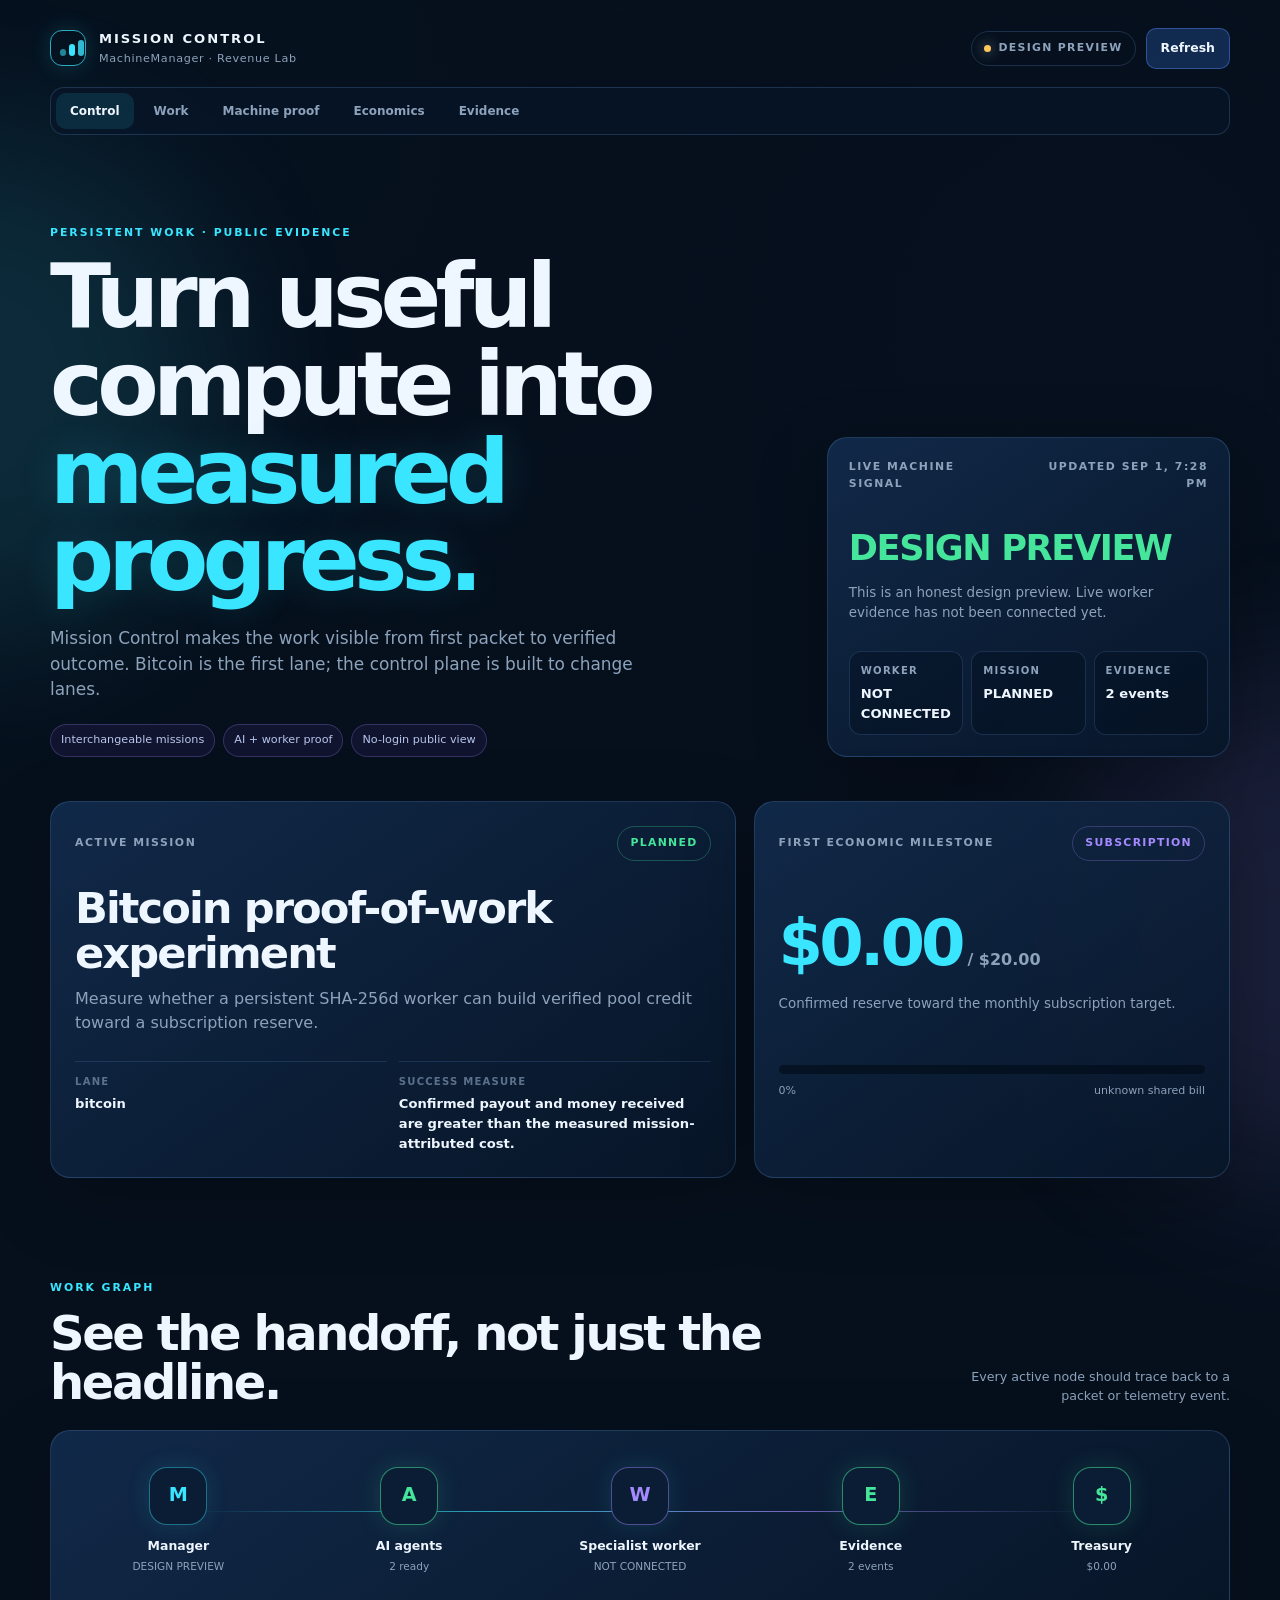
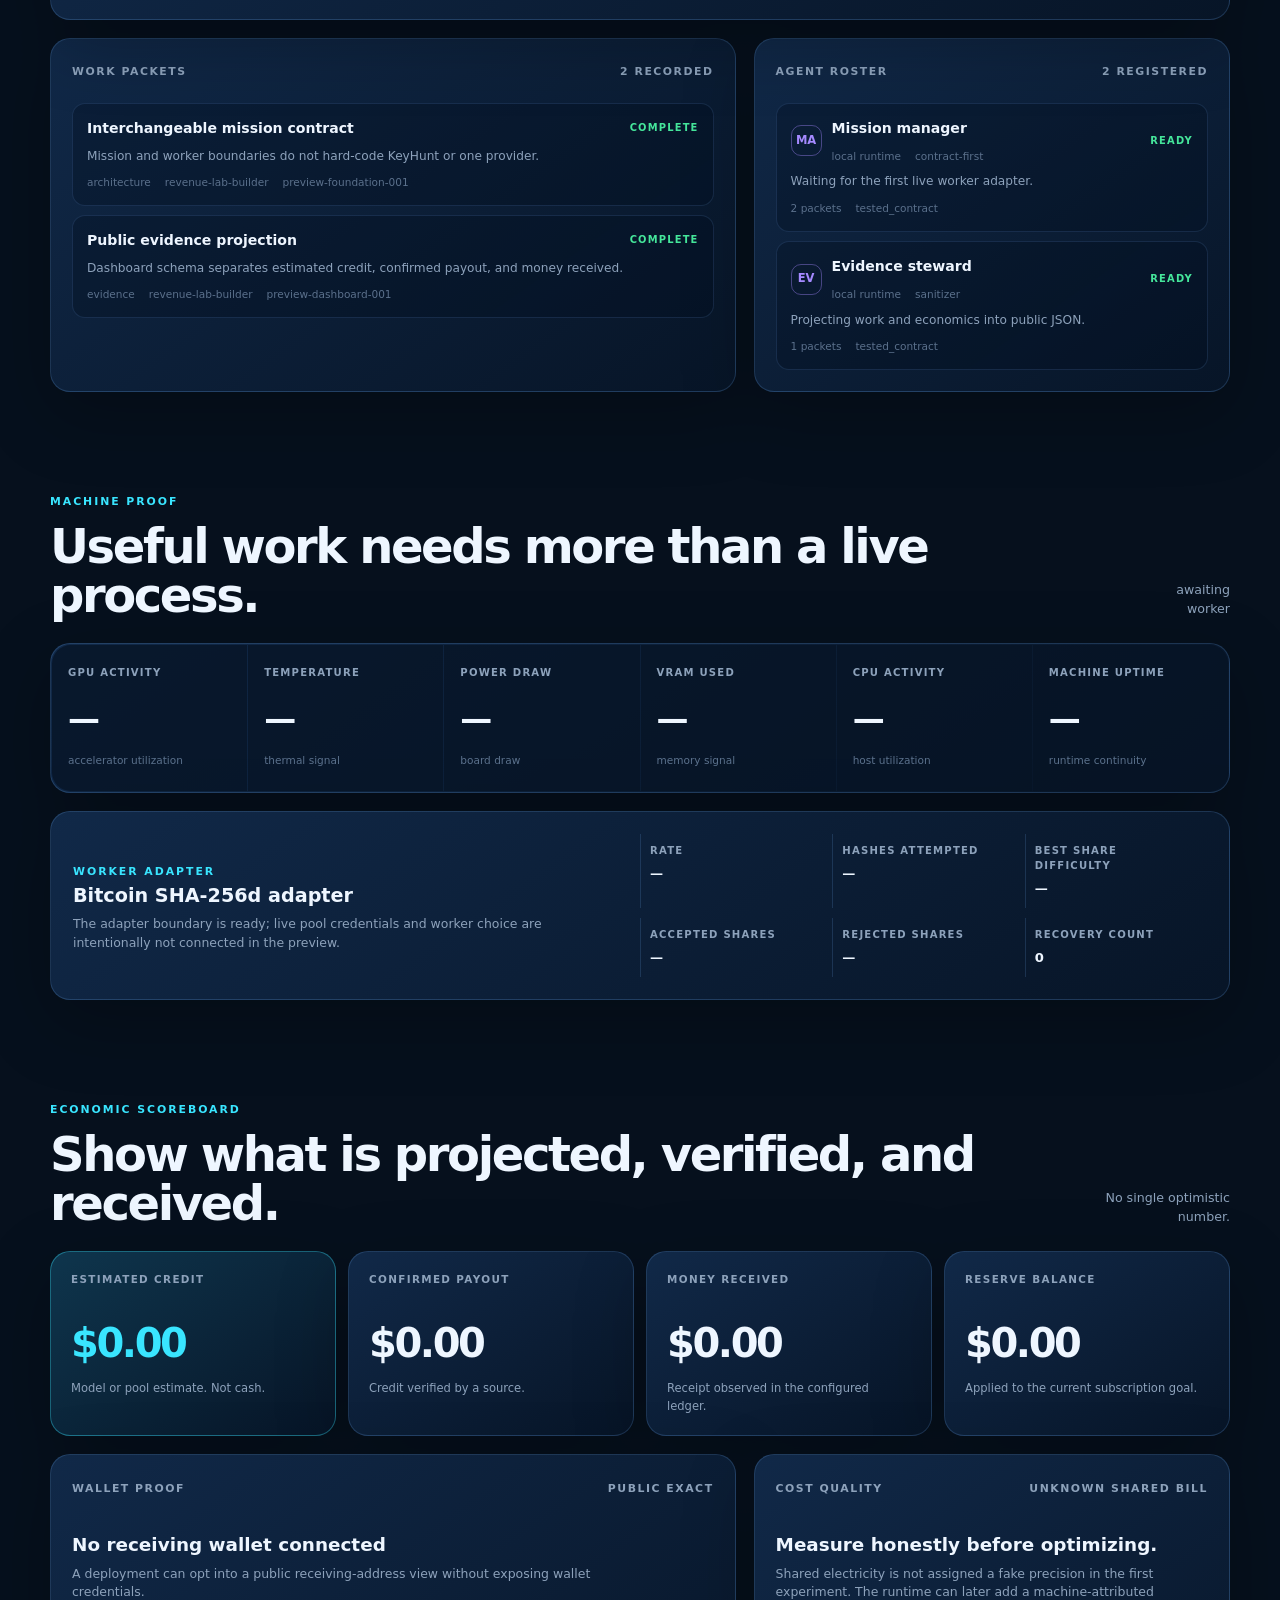
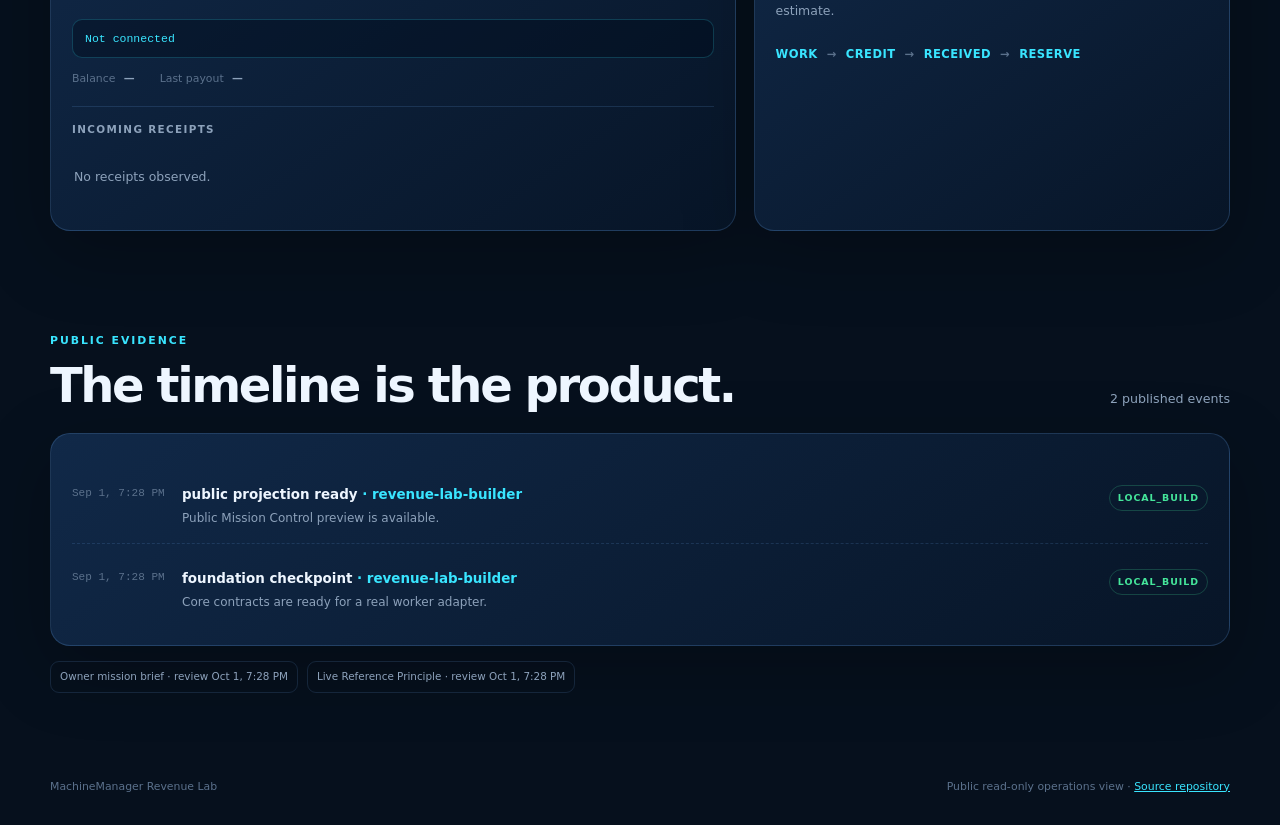
<file: index.html>
<!doctype html>
<html lang="en">
  <head>
    <meta charset="utf-8" />
    <meta name="viewport" content="width=device-width, initial-scale=1" />
    <meta http-equiv="refresh" content="0; url=dashboard/" />
    <link rel="canonical" href="dashboard/" />
    <title>Mission Control · Revenue Lab</title>
  </head>
  <body>
    <p>Opening <a href="dashboard/">Mission Control</a>…</p>
    <script>window.location.replace("dashboard/");</script>
  </body>
</html>
</file>
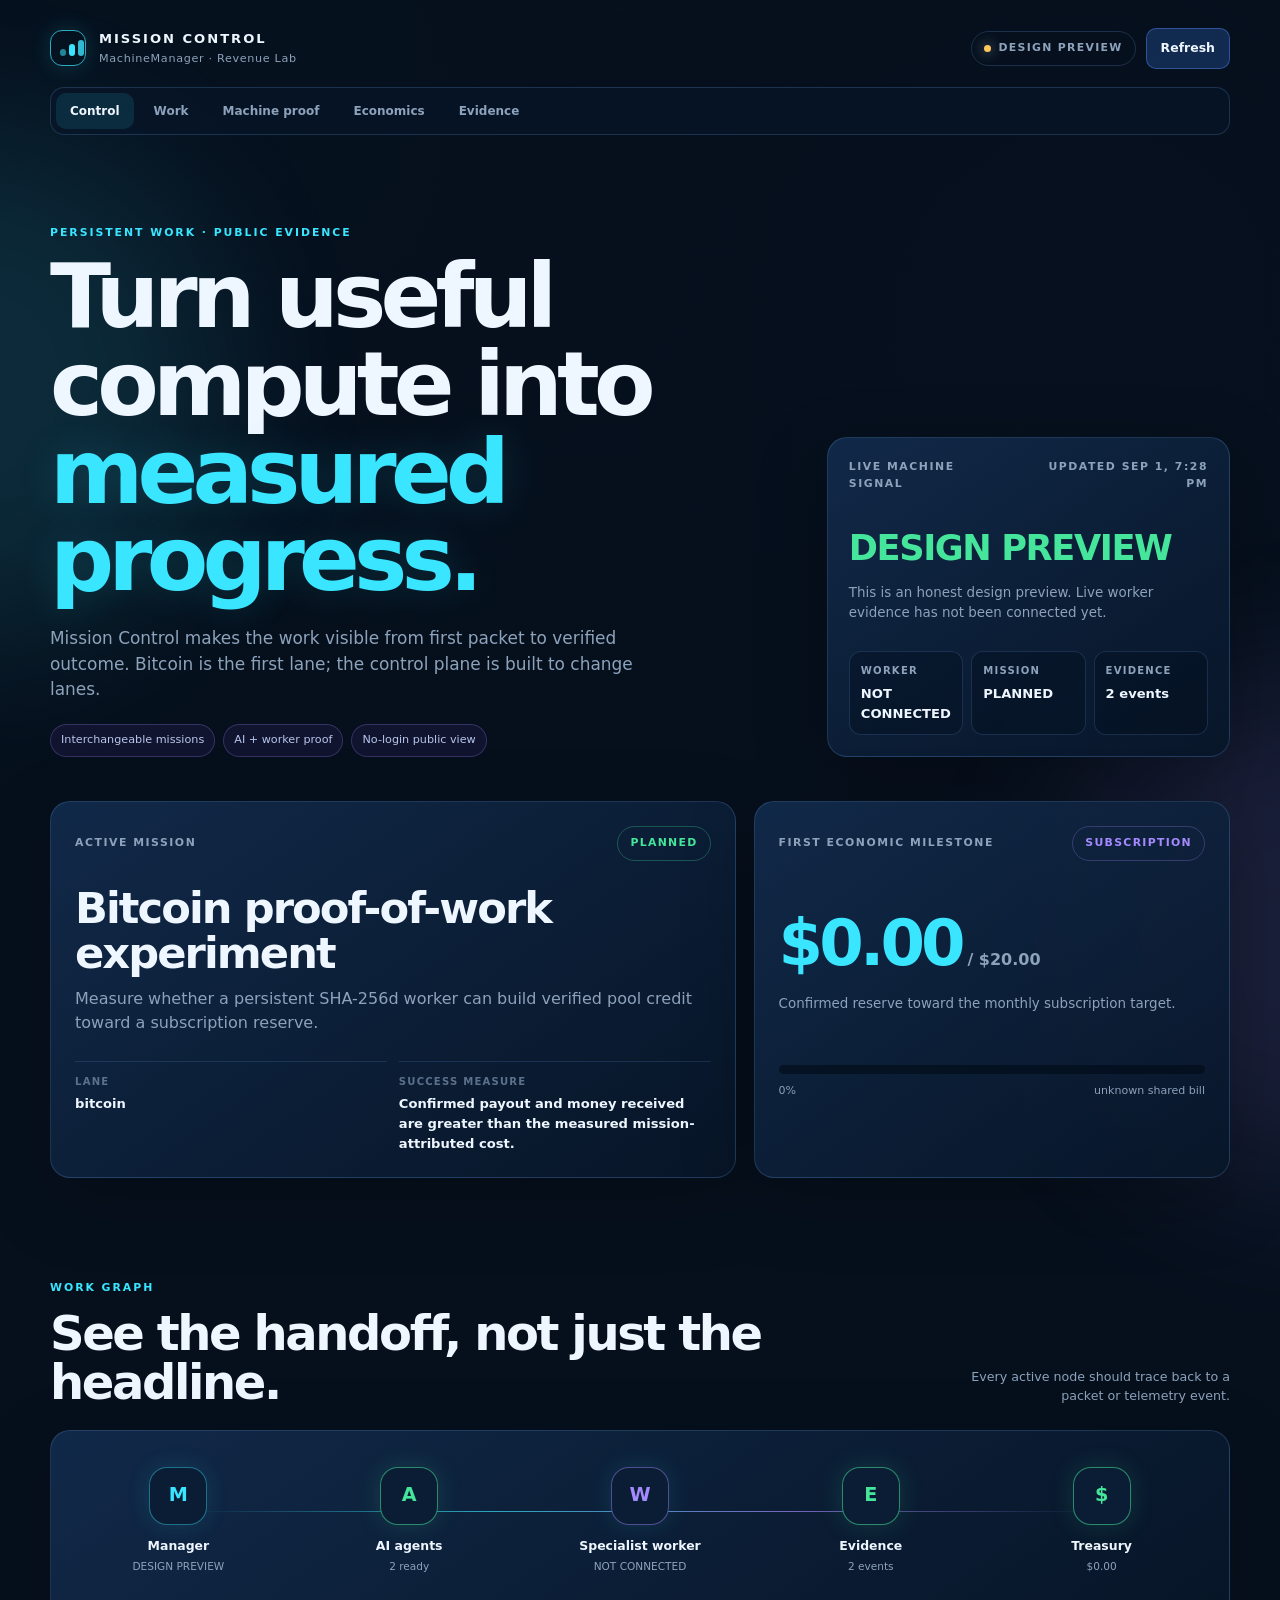
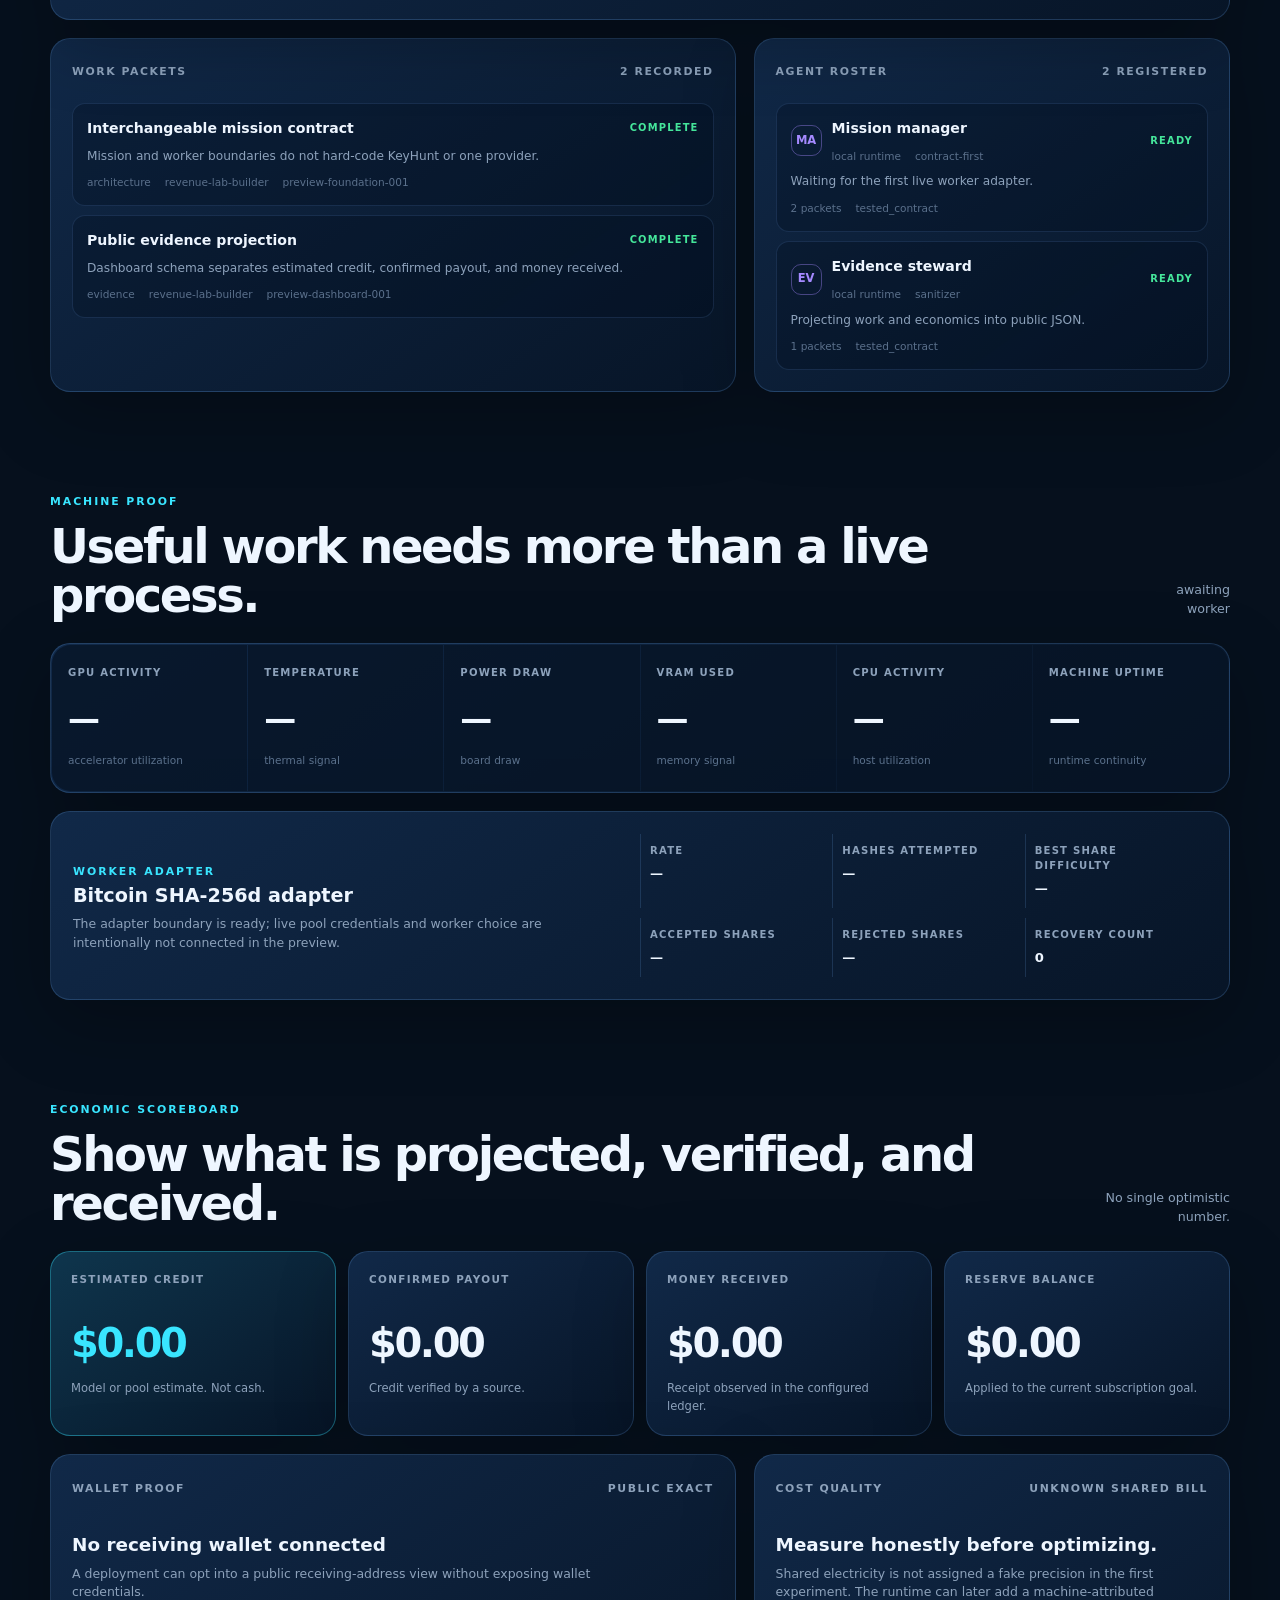
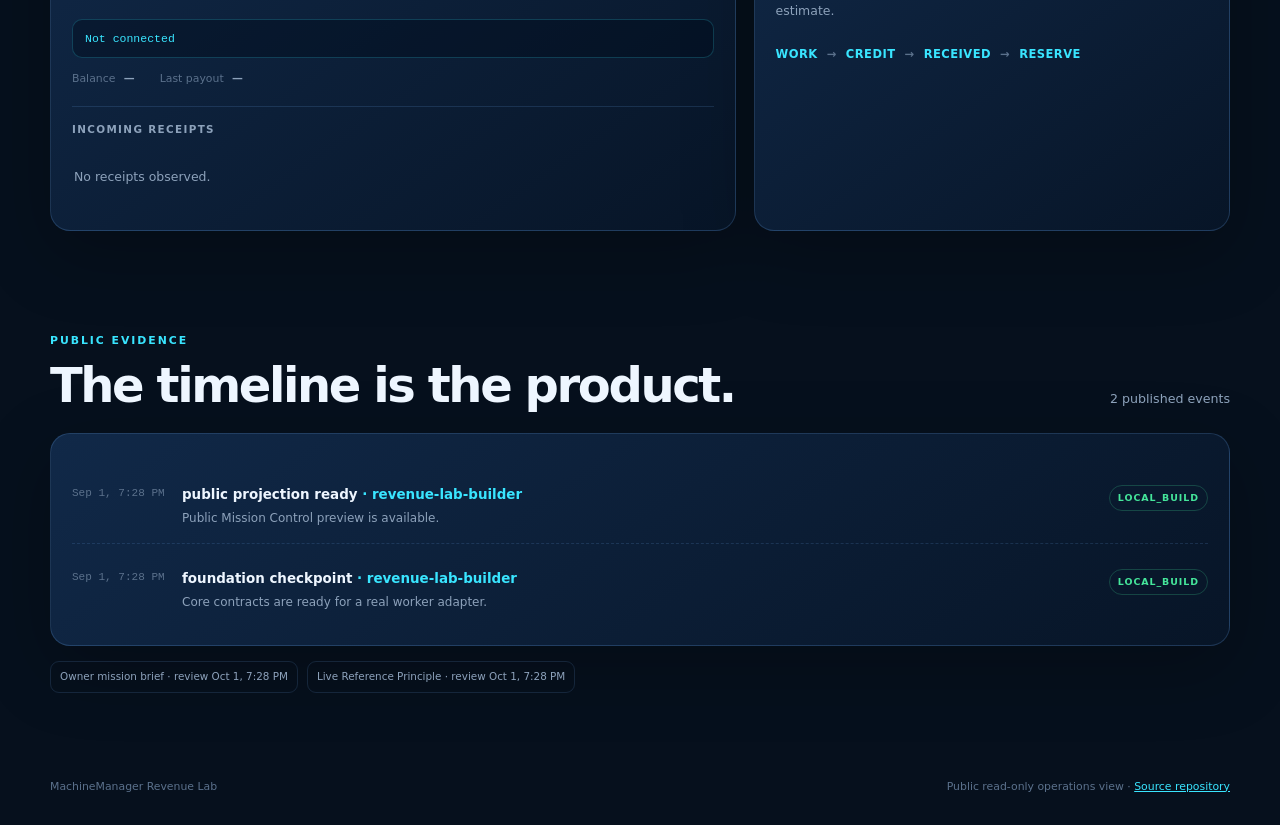
<file: dashboard/index.html>
<!doctype html>
<html lang="en">
  <head>
    <meta charset="utf-8" />
    <meta name="viewport" content="width=device-width, initial-scale=1" />
    <meta name="theme-color" content="#07111f" />
    <meta
      name="description"
      content="MachineManager Revenue Lab: a public evidence view of persistent AI-assisted work."
    />
    <title>Mission Control · Revenue Lab</title>
    <link rel="icon" href="favicon.svg" type="image/svg+xml" />
    <link rel="stylesheet" href="styles.css" />
    <script type="module" src="app.js"></script>
  </head>
  <body>
    <div class="ambient ambient-one"></div>
    <div class="ambient ambient-two"></div>
    <div class="site-shell">
      <header class="topbar">
        <a class="brand" href="#overview" aria-label="Revenue Lab home">
          <span class="brand-mark" aria-hidden="true"><span></span><span></span><span></span></span>
          <span>
            <strong>MISSION CONTROL</strong>
            <small>MachineManager · Revenue Lab</small>
          </span>
        </a>
        <div class="topbar-actions">
          <span class="live-pill" id="modeBadge"><i></i> Loading evidence</span>
          <button class="button button-quiet" id="refreshButton" type="button">Refresh</button>
        </div>
      </header>

      <nav class="section-nav" aria-label="Mission Control sections">
        <a class="active" href="#overview">Control</a>
        <a href="#work">Work</a>
        <a href="#machine">Machine proof</a>
        <a href="#economics">Economics</a>
        <a href="#evidence">Evidence</a>
      </nav>

      <main>
        <section class="hero section-anchor" id="overview">
          <div class="hero-copy">
            <p class="eyebrow">PERSISTENT WORK · PUBLIC EVIDENCE</p>
            <h1>Turn useful compute into <em>measured progress.</em></h1>
            <p class="hero-lede">
              Mission Control makes the work visible from first packet to verified outcome.
              Bitcoin is the first lane; the control plane is built to change lanes.
            </p>
            <div class="hero-tags">
              <span>Interchangeable missions</span>
              <span>AI + worker proof</span>
              <span>No-login public view</span>
            </div>
          </div>
          <div class="hero-signal panel" aria-live="polite">
            <div class="panel-kicker"><span>LIVE MACHINE SIGNAL</span><span id="updatedLabel">Awaiting snapshot</span></div>
            <div class="signal-state" id="systemState">LOADING</div>
            <p id="systemMessage">Reading the latest sanitized evidence projection.</p>
            <div class="signal-row">
              <div><span>Worker</span><strong id="signalWorker">—</strong></div>
              <div><span>Mission</span><strong id="signalMission">—</strong></div>
              <div><span>Evidence</span><strong id="signalEvidence">—</strong></div>
            </div>
          </div>
        </section>

        <section class="overview-grid">
          <article class="panel mission-card">
            <div class="panel-kicker"><span>ACTIVE MISSION</span><span class="status-chip" id="missionState">—</span></div>
            <h2 id="missionName">Waiting for mission data</h2>
            <p id="missionObjective">—</p>
            <div class="mission-meta">
              <span><b>Lane</b><strong id="missionLane">—</strong></span>
              <span><b>Success measure</b><strong id="missionSuccess">—</strong></span>
            </div>
          </article>
          <article class="panel goal-card">
            <div class="panel-kicker"><span>FIRST ECONOMIC MILESTONE</span><span class="accent-label">SUBSCRIPTION</span></div>
            <div class="goal-amount"><span id="goalCurrent">$0.00</span><small> / <span id="goalTarget">$20.00</span></small></div>
            <p>Confirmed reserve toward the monthly subscription target.</p>
            <div class="progress-track" aria-label="Subscription reserve progress"><span id="goalProgress"></span></div>
            <div class="goal-foot"><span id="goalPercent">0%</span><span id="goalQuality">Awaiting payout evidence</span></div>
          </article>
        </section>

        <section class="section-block section-anchor" id="work">
          <div class="section-heading">
            <div><p class="eyebrow">WORK GRAPH</p><h2>See the handoff, not just the headline.</h2></div>
            <p class="section-note">Every active node should trace back to a packet or telemetry event.</p>
          </div>
          <div class="topology panel" id="topology" aria-label="Manager to worker work graph">
            <div class="topology-line"></div>
            <div class="topology-node" data-node="manager"><span class="node-icon">M</span><b>Manager</b><small id="topologyManager">—</small></div>
            <div class="topology-node" data-node="agent"><span class="node-icon">A</span><b>AI agents</b><small id="topologyAgent">—</small></div>
            <div class="topology-node" data-node="worker"><span class="node-icon">W</span><b>Specialist worker</b><small id="topologyWorker">—</small></div>
            <div class="topology-node" data-node="evidence"><span class="node-icon">E</span><b>Evidence</b><small id="topologyEvidence">—</small></div>
            <div class="topology-node" data-node="treasury"><span class="node-icon">$</span><b>Treasury</b><small id="topologyTreasury">—</small></div>
          </div>

          <div class="split-grid">
            <article class="panel">
              <div class="panel-kicker"><span>WORK PACKETS</span><span id="packetCount">—</span></div>
              <div class="packet-list" id="packetList"><div class="loading-row">Loading work packets…</div></div>
            </article>
            <article class="panel">
              <div class="panel-kicker"><span>AGENT ROSTER</span><span id="agentCount">—</span></div>
              <div class="agent-list" id="agentList"><div class="loading-row">Loading agents…</div></div>
            </article>
          </div>
        </section>

        <section class="section-block section-anchor" id="machine">
          <div class="section-heading">
            <div><p class="eyebrow">MACHINE PROOF</p><h2>Useful work needs more than a live process.</h2></div>
            <p class="section-note" id="machineQuality">Sanitized telemetry</p>
          </div>
          <div class="metric-grid panel" id="machineMetrics">
            <div class="metric"><span>GPU activity</span><strong id="gpuUtil">—</strong><small>accelerator utilization</small></div>
            <div class="metric"><span>Temperature</span><strong id="gpuTemp">—</strong><small>thermal signal</small></div>
            <div class="metric"><span>Power draw</span><strong id="gpuPower">—</strong><small>board draw</small></div>
            <div class="metric"><span>VRAM used</span><strong id="gpuVram">—</strong><small id="gpuVramSub">memory signal</small></div>
            <div class="metric"><span>CPU activity</span><strong id="cpuUtil">—</strong><small>host utilization</small></div>
            <div class="metric"><span>Machine uptime</span><strong id="machineUptime">—</strong><small>runtime continuity</small></div>
          </div>
          <div class="worker-strip panel">
            <div><span class="eyebrow">WORKER ADAPTER</span><h3 id="workerType">—</h3><p id="workerNote">—</p></div>
            <div class="worker-facts"><span><b>Rate</b><strong id="workerRate">—</strong></span><span><b>Hashes attempted</b><strong id="hashesAttempted">—</strong></span><span><b>Best share difficulty</b><strong id="bestShareDifficulty">—</strong></span><span><b>Accepted shares</b><strong id="acceptedShares">—</strong></span><span><b>Rejected shares</b><strong id="rejectedShares">—</strong></span><span><b>Recovery count</b><strong id="recoveryCount">—</strong></span></div>
          </div>
        </section>

        <section class="section-block section-anchor" id="economics">
          <div class="section-heading">
            <div><p class="eyebrow">ECONOMIC SCOREBOARD</p><h2>Show what is projected, verified, and received.</h2></div>
            <p class="section-note">No single optimistic number.</p>
          </div>
          <div class="economics-grid">
            <article class="panel money-card primary-money"><span class="card-label">ESTIMATED CREDIT</span><strong id="estimatedCredit">$0.00</strong><p>Model or pool estimate. Not cash.</p></article>
            <article class="panel money-card"><span class="card-label">CONFIRMED PAYOUT</span><strong id="confirmedPayout">$0.00</strong><p>Credit verified by a source.</p></article>
            <article class="panel money-card"><span class="card-label">MONEY RECEIVED</span><strong id="moneyReceived">$0.00</strong><p>Receipt observed in the configured ledger.</p></article>
            <article class="panel money-card"><span class="card-label">RESERVE BALANCE</span><strong id="reserveAmount">$0.00</strong><p>Applied to the current subscription goal.</p></article>
          </div>
          <div class="split-grid finance-lower">
            <article class="panel wallet-card">
              <div class="panel-kicker"><span>WALLET PROOF</span><span id="walletVisibility">—</span></div>
              <h3 id="walletLabel">No receiving wallet connected</h3>
              <p id="walletMessage">A deployment can opt into a public receiving-address view without exposing wallet credentials.</p>
              <div class="wallet-address-row"><code id="walletAddress">Not connected</code><button class="button button-small" id="walletToggle" type="button" hidden>Reveal</button></div>
              <div class="wallet-meta"><span>Balance <b id="walletBalance">—</b></span><span>Last payout <b id="lastPayout">—</b></span></div>
              <div class="receipt-block"><span class="card-label">INCOMING RECEIPTS</span><div id="receiptList"><div class="empty-row">No receipts observed.</div></div></div>
            </article>
            <article class="panel accounting-card">
              <div class="panel-kicker"><span>COST QUALITY</span><span id="costQuality">—</span></div>
              <h3>Measure honestly before optimizing.</h3>
              <p id="costMessage">Shared electricity is not assigned a fake precision in the first experiment. The runtime can later add a machine-attributed estimate.</p>
              <div class="accounting-flow"><span>work</span><i>→</i><span>credit</span><i>→</i><span>received</span><i>→</i><span>reserve</span></div>
            </article>
          </div>
        </section>

        <section class="section-block section-anchor" id="evidence">
          <div class="section-heading">
            <div><p class="eyebrow">PUBLIC EVIDENCE</p><h2>The timeline is the product.</h2></div>
            <p class="section-note" id="eventCount">—</p>
          </div>
          <div class="panel evidence-panel">
            <div class="evidence-list" id="evidenceList"><div class="loading-row">Loading evidence…</div></div>
          </div>
          <div class="reference-row" id="referenceRow"></div>
        </section>
      </main>

      <footer class="site-footer">
        <span>MachineManager Revenue Lab</span>
        <span>Public read-only operations view · <a href="https://github.com/JaronKBragg7337/MachineManager-RevenueLab" rel="noreferrer">Source repository</a></span>
      </footer>
    </div>
    <div class="toast" id="toast" role="status" aria-live="polite"></div>
  </body>
</html>
</file>
<file: dashboard/styles.css>
:root {
  color-scheme: dark;
  --ink: #eef6ff;
  --muted: #8da2bb;
  --faint: #5b718c;
  --bg: #06101d;
  --panel: rgba(12, 29, 52, 0.86);
  --panel-strong: #0d2443;
  --line: rgba(100, 157, 220, 0.23);
  --cyan: #39e5ff;
  --blue: #588bff;
  --violet: #a58aff;
  --green: #45e69b;
  --amber: #ffc75c;
  --red: #ff6f91;
  --shadow: 0 22px 70px rgba(0, 0, 0, 0.25);
}

* { box-sizing: border-box; }
html { scroll-behavior: smooth; }
body {
  margin: 0;
  min-width: 320px;
  background: var(--bg);
  color: var(--ink);
  font-family: Inter, ui-sans-serif, system-ui, -apple-system, BlinkMacSystemFont, "Segoe UI", sans-serif;
  line-height: 1.5;
}

body::before {
  position: fixed;
  inset: 0;
  z-index: -3;
  content: "";
  background:
    linear-gradient(180deg, rgba(6, 16, 29, 0.94), rgba(6, 16, 29, 0.99)),
    radial-gradient(circle at 15% 10%, rgba(57, 229, 255, 0.16), transparent 32rem),
    radial-gradient(circle at 85% 32%, rgba(165, 138, 255, 0.12), transparent 30rem);
}

a { color: inherit; }
.ambient { position: fixed; z-index: -2; width: 32rem; height: 32rem; border-radius: 50%; filter: blur(80px); opacity: .12; pointer-events: none; }
.ambient-one { top: 8rem; left: -18rem; background: var(--cyan); }
.ambient-two { top: 42rem; right: -18rem; background: var(--violet); }
.site-shell { width: min(1180px, calc(100% - 40px)); margin: 0 auto; }

.topbar { display: flex; align-items: center; justify-content: space-between; gap: 1rem; padding: 28px 0 18px; }
.brand { display: inline-flex; align-items: center; gap: 13px; text-decoration: none; }
.brand strong { display: block; letter-spacing: .15em; font-size: .82rem; }
.brand small { display: block; margin-top: 3px; color: var(--muted); font-size: .7rem; letter-spacing: .06em; }
.brand-mark { display: grid; grid-template-columns: repeat(3, 6px); align-items: end; gap: 3px; width: 36px; height: 36px; padding: 9px; border: 1px solid rgba(57, 229, 255, .72); border-radius: 12px; box-shadow: 0 0 22px rgba(57, 229, 255, .16); }
.brand-mark span { display: block; height: 100%; border-radius: 4px; background: var(--cyan); }
.brand-mark span:nth-child(1) { height: 45%; opacity: .55; }
.brand-mark span:nth-child(2) { height: 75%; }
.brand-mark span:nth-child(3) { height: 100%; opacity: .8; }
.topbar-actions { display: flex; align-items: center; gap: 10px; }
.live-pill, .status-chip, .accent-label { display: inline-flex; align-items: center; gap: 8px; padding: 8px 12px; border: 1px solid var(--line); border-radius: 999px; color: var(--muted); font-size: .68rem; font-weight: 800; letter-spacing: .12em; text-transform: uppercase; white-space: nowrap; }
.live-pill i { width: 7px; height: 7px; border-radius: 50%; background: var(--amber); box-shadow: 0 0 13px currentColor; }
.button { border: 1px solid rgba(88, 139, 255, .42); border-radius: 10px; background: rgba(31, 70, 132, .5); color: var(--ink); padding: 10px 14px; font: inherit; font-weight: 750; cursor: pointer; transition: border-color .2s, transform .2s, background .2s; }
.button:hover { border-color: var(--cyan); background: rgba(31, 92, 160, .62); transform: translateY(-1px); }
.button:disabled { cursor: wait; opacity: .6; transform: none; }
.button-quiet { font-size: .78rem; }
.button-small { padding: 7px 11px; font-size: .72rem; }

.section-nav { display: flex; gap: 6px; padding: 5px; overflow-x: auto; border: 1px solid var(--line); border-radius: 14px; background: rgba(8, 22, 41, .72); }
.section-nav a { padding: 9px 14px; border-radius: 10px; color: var(--muted); text-decoration: none; font-size: .75rem; font-weight: 750; white-space: nowrap; }
.section-nav a:hover, .section-nav a.active { color: var(--ink); background: rgba(57, 229, 255, .11); }
.section-anchor { scroll-margin-top: 18px; }

.hero { display: grid; grid-template-columns: 1.3fr .7fr; align-items: end; gap: 28px; padding: 90px 0 44px; }
.eyebrow { margin: 0 0 12px; color: var(--cyan); font-size: .68rem; font-weight: 850; letter-spacing: .18em; text-transform: uppercase; }
h1, h2, h3, p { margin-top: 0; }
h1 { max-width: 720px; margin-bottom: 22px; font-size: clamp(2.8rem, 7vw, 5.7rem); line-height: .98; letter-spacing: -.065em; }
h1 em { color: var(--cyan); font-style: normal; text-shadow: 0 0 40px rgba(57, 229, 255, .16); }
.hero-lede { max-width: 630px; margin-bottom: 22px; color: var(--muted); font-size: 1.06rem; }
.hero-tags { display: flex; flex-wrap: wrap; gap: 8px; }
.hero-tags span { padding: 7px 10px; border: 1px solid rgba(165, 138, 255, .25); border-radius: 999px; color: #b7c6ed; background: rgba(38, 29, 77, .38); font-size: .7rem; }
.panel { border: 1px solid var(--line); border-radius: 20px; background: linear-gradient(145deg, rgba(18, 43, 76, .92), rgba(8, 22, 41, .9)); box-shadow: var(--shadow); }
.hero-signal { padding: 21px; }
.panel-kicker { display: flex; align-items: center; justify-content: space-between; gap: 12px; min-height: 26px; color: var(--muted); font-size: .68rem; font-weight: 850; letter-spacing: .14em; text-transform: uppercase; }
.panel-kicker > span:last-child { text-align: right; }
.signal-state { margin: 30px 0 8px; color: var(--green); font-size: 2.2rem; font-weight: 900; letter-spacing: -.04em; }
.hero-signal p { min-height: 48px; margin-bottom: 20px; color: var(--muted); font-size: .84rem; }
.signal-row { display: grid; grid-template-columns: repeat(3, 1fr); gap: 8px; }
.signal-row div { padding: 11px; border: 1px solid rgba(100, 157, 220, .2); border-radius: 12px; background: rgba(2, 13, 27, .36); }
.signal-row span, .metric span, .worker-facts b { display: block; color: var(--muted); font-size: .63rem; font-weight: 750; letter-spacing: .12em; text-transform: uppercase; }
.signal-row strong { display: block; margin-top: 6px; font-size: .82rem; }

.overview-grid, .split-grid { display: grid; grid-template-columns: 1.18fr .82fr; gap: 18px; }
.mission-card, .goal-card { padding: 24px; }
.mission-card h2 { max-width: 620px; margin: 25px 0 10px; font-size: clamp(1.65rem, 4vw, 2.7rem); line-height: 1.06; letter-spacing: -.045em; }
.mission-card > p { max-width: 620px; min-height: 48px; color: var(--muted); }
.mission-meta { display: grid; grid-template-columns: 1fr 1fr; gap: 12px; margin-top: 26px; }
.mission-meta span { display: block; padding-top: 12px; border-top: 1px solid rgba(100, 157, 220, .18); }
.mission-meta b { display: block; margin-bottom: 5px; color: var(--faint); font-size: .63rem; letter-spacing: .12em; text-transform: uppercase; }
.mission-meta strong { display: block; font-size: .82rem; }
.status-chip { color: var(--green); border-color: rgba(69, 230, 155, .28); }
.accent-label { color: var(--violet); border-color: rgba(165, 138, 255, .26); }
.goal-amount { margin: 34px 0 3px; color: var(--cyan); font-size: clamp(2.4rem, 5vw, 4rem); font-weight: 900; letter-spacing: -.06em; }
.goal-amount small { color: var(--muted); font-size: 1rem; letter-spacing: 0; }
.goal-card p { min-height: 48px; margin-bottom: 23px; color: var(--muted); font-size: .84rem; }
.progress-track { height: 9px; overflow: hidden; border-radius: 99px; background: rgba(2, 13, 27, .7); }
.progress-track span { display: block; width: 0; height: 100%; border-radius: inherit; background: linear-gradient(90deg, var(--cyan), var(--violet)); box-shadow: 0 0 17px rgba(57, 229, 255, .45); transition: width .8s ease; }
.goal-foot { display: flex; justify-content: space-between; gap: 10px; margin-top: 9px; color: var(--muted); font-size: .69rem; }

.section-block { padding: 102px 0 0; }
.section-heading { display: flex; align-items: end; justify-content: space-between; gap: 24px; margin-bottom: 22px; }
.section-heading h2 { margin-bottom: 0; font-size: clamp(1.75rem, 4vw, 3rem); line-height: 1.03; letter-spacing: -.05em; }
.section-note { max-width: 290px; margin: 0 0 2px; color: var(--muted); font-size: .79rem; text-align: right; }
.topology { position: relative; display: grid; grid-template-columns: repeat(5, 1fr); gap: 12px; min-height: 190px; padding: 36px 18px 26px; overflow: hidden; }
.topology-line { position: absolute; top: 80px; left: 12%; right: 12%; height: 1px; background: linear-gradient(90deg, transparent, rgba(57, 229, 255, .68), rgba(165, 138, 255, .68), transparent); }
.topology-node { position: relative; z-index: 1; display: flex; flex-direction: column; align-items: center; padding: 0 7px; text-align: center; }
.node-icon { display: grid; place-items: center; width: 58px; height: 58px; margin-bottom: 12px; border: 1px solid rgba(57, 229, 255, .42); border-radius: 18px; color: var(--cyan); background: #0a1d35; box-shadow: 0 0 25px rgba(57, 229, 255, .12); font-size: 1.2rem; font-weight: 900; }
.topology-node:nth-of-type(4) .node-icon, .topology-node:nth-of-type(5) .node-icon { color: var(--violet); border-color: rgba(165, 138, 255, .45); }
.topology-node b { font-size: .78rem; }
.topology-node small { min-height: 32px; margin-top: 4px; color: var(--muted); font-size: .66rem; }
.topology-node.node-active .node-icon { border-color: rgba(69, 230, 155, .55); color: var(--green); box-shadow: 0 0 26px rgba(69, 230, 155, .15); }
.split-grid { margin-top: 18px; }
.split-grid > .panel { min-width: 0; padding: 21px; }
.packet-list, .agent-list, .evidence-list { display: grid; gap: 9px; margin-top: 17px; }
.packet, .agent { padding: 14px; border: 1px solid rgba(100, 157, 220, .17); border-radius: 13px; background: rgba(2, 13, 27, .3); }
.packet-top, .agent-top { display: flex; align-items: center; justify-content: space-between; gap: 12px; }
.packet h3, .agent h3 { margin: 0; font-size: .88rem; }
.packet-state { color: var(--green); font-size: .62rem; font-weight: 850; letter-spacing: .12em; }
.packet p, .agent p { margin: 8px 0 0; color: var(--muted); font-size: .76rem; }
.packet-meta, .agent-meta { display: flex; flex-wrap: wrap; gap: 8px 14px; margin-top: 10px; color: var(--faint); font-size: .66rem; }
.agent-avatar { display: grid; place-items: center; width: 31px; height: 31px; border: 1px solid rgba(165, 138, 255, .4); border-radius: 10px; color: var(--violet); font-size: .72rem; font-weight: 900; }
.agent-top-left { display: flex; align-items: center; gap: 10px; }
.loading-row, .empty-row { padding: 22px 2px; color: var(--muted); font-size: .78rem; }

.metric-grid { display: grid; grid-template-columns: repeat(6, 1fr); gap: 1px; padding: 1px; overflow: hidden; }
.metric { min-width: 0; min-height: 132px; padding: 20px 16px; background: rgba(6, 19, 37, .75); }
.metric:first-child { border-radius: 19px 0 0 19px; }
.metric:last-child { border-radius: 0 19px 19px 0; }
.metric strong { display: block; margin: 15px 0 4px; color: var(--ink); font-size: clamp(1.4rem, 3vw, 2rem); letter-spacing: -.05em; }
.metric small { color: var(--faint); font-size: .66rem; }
.worker-strip { display: flex; align-items: center; justify-content: space-between; gap: 28px; margin-top: 18px; padding: 22px; }
.worker-strip h3 { margin: 0 0 4px; font-size: 1.2rem; }
.worker-strip p { max-width: 560px; margin: 0; color: var(--muted); font-size: .78rem; }
.worker-facts { display: grid; grid-template-columns: repeat(3, minmax(80px, 1fr)); gap: 10px; min-width: 50%; }
.worker-facts span { padding: 9px; border-left: 1px solid rgba(100, 157, 220, .2); }
.worker-facts strong { display: block; margin-top: 6px; font-size: .82rem; }

.economics-grid { display: grid; grid-template-columns: repeat(4, 1fr); gap: 12px; }
.money-card { min-height: 155px; padding: 20px; }
.card-label { display: block; color: var(--muted); font-size: .65rem; font-weight: 850; letter-spacing: .13em; }
.money-card strong { display: block; margin: 26px 0 7px; color: var(--ink); font-size: clamp(1.7rem, 4vw, 2.5rem); letter-spacing: -.06em; }
.money-card p { margin: 0; color: var(--muted); font-size: .72rem; }
.primary-money { border-color: rgba(57, 229, 255, .36); background: linear-gradient(145deg, rgba(16, 58, 83, .9), rgba(8, 22, 41, .9)); }
.primary-money strong { color: var(--cyan); }
.finance-lower { margin-top: 18px; }
.wallet-card, .accounting-card { min-height: 218px; }
.wallet-card h3, .accounting-card h3 { margin: 29px 0 6px; font-size: 1.15rem; }
.wallet-card p, .accounting-card p { max-width: 560px; margin-bottom: 17px; color: var(--muted); font-size: .78rem; }
.wallet-address-row { display: flex; align-items: center; justify-content: space-between; gap: 12px; padding: 10px 12px; border: 1px solid rgba(57, 229, 255, .2); border-radius: 10px; background: rgba(2, 13, 27, .42); }
.wallet-address-row code { min-width: 0; overflow: hidden; color: var(--cyan); font-family: "SFMono-Regular", Consolas, monospace; font-size: .72rem; text-overflow: ellipsis; white-space: nowrap; }
.wallet-meta { display: flex; gap: 25px; margin-top: 13px; color: var(--faint); font-size: .68rem; }
.wallet-meta b { margin-left: 5px; color: var(--muted); font-weight: 700; }
.receipt-block { margin-top: 18px; padding-top: 15px; border-top: 1px solid rgba(100, 157, 220, .18); }
.receipt-block .card-label { margin-bottom: 9px; }
.receipt-row { display: flex; align-items: center; justify-content: space-between; gap: 12px; padding: 9px 0; border-bottom: 1px dashed rgba(100, 157, 220, .14); }
.receipt-row:last-child { border-bottom: 0; }
.receipt-row strong, .receipt-row small { display: block; }
.receipt-row strong { font-size: .75rem; }
.receipt-row small { margin-top: 2px; color: var(--muted); font-size: .64rem; }
.receipt-row code { max-width: 48%; overflow: hidden; color: var(--cyan); font-family: "SFMono-Regular", Consolas, monospace; font-size: .62rem; text-overflow: ellipsis; white-space: nowrap; }
.accounting-flow { display: flex; flex-wrap: wrap; align-items: center; gap: 9px; margin-top: 25px; color: var(--cyan); font-size: .72rem; font-weight: 800; letter-spacing: .04em; text-transform: uppercase; }
.accounting-flow i { color: var(--faint); font-style: normal; }

.evidence-panel { padding: 18px 21px; }
.evidence-item { display: grid; grid-template-columns: 95px 1fr auto; gap: 15px; align-items: start; padding: 16px 0; border-bottom: 1px dashed rgba(100, 157, 220, .18); }
.evidence-item:last-child { border-bottom: 0; }
.evidence-time { color: var(--faint); font-family: "SFMono-Regular", Consolas, monospace; font-size: .69rem; }
.evidence-item h3 { margin: 0 0 4px; font-size: .84rem; }
.evidence-item p { margin: 0; color: var(--muted); font-size: .75rem; }
.evidence-badge { padding: 5px 8px; border: 1px solid rgba(69, 230, 155, .22); border-radius: 999px; color: var(--green); font-size: .59rem; font-weight: 850; letter-spacing: .1em; text-transform: uppercase; }
.reference-row { display: flex; flex-wrap: wrap; gap: 9px; margin-top: 15px; }
.reference-row span { padding: 7px 9px; border: 1px solid rgba(100, 157, 220, .17); border-radius: 9px; color: var(--muted); font-size: .65rem; }
.site-footer { display: flex; justify-content: space-between; gap: 16px; padding: 86px 0 30px; color: var(--faint); font-size: .68rem; }
.site-footer a { color: var(--cyan); }
.toast { position: fixed; right: 22px; bottom: 22px; max-width: min(350px, calc(100% - 44px)); padding: 11px 14px; border: 1px solid rgba(57, 229, 255, .32); border-radius: 10px; background: #0b2341; color: var(--ink); font-size: .75rem; opacity: 0; pointer-events: none; transform: translateY(8px); transition: opacity .2s, transform .2s; }
.toast.show { opacity: 1; transform: translateY(0); }

@media (max-width: 900px) {
  .hero { grid-template-columns: 1fr; padding-top: 62px; }
  .signal-row { grid-template-columns: repeat(3, 1fr); }
  .metric-grid { grid-template-columns: repeat(3, 1fr); }
  .metric:first-child, .metric:last-child { border-radius: 0; }
  .metric:nth-child(1) { border-radius: 19px 0 0 0; }
  .metric:nth-child(3) { border-radius: 0 19px 0 0; }
  .metric:nth-child(4) { border-radius: 0 0 0 19px; }
  .metric:nth-child(6) { border-radius: 0 0 19px 0; }
  .worker-strip { align-items: stretch; flex-direction: column; }
  .worker-facts { min-width: 0; }
  .economics-grid { grid-template-columns: repeat(2, 1fr); }
}

@media (max-width: 680px) {
  .site-shell { width: min(100% - 24px, 560px); }
  .topbar { align-items: flex-start; flex-direction: column; }
  .topbar-actions { width: 100%; justify-content: space-between; }
  .hero { padding-top: 47px; }
  h1 { font-size: clamp(2.75rem, 15vw, 4.5rem); }
  .overview-grid, .split-grid { grid-template-columns: 1fr; }
  .section-heading { align-items: flex-start; flex-direction: column; }
  .section-note { max-width: none; text-align: left; }
  .topology { grid-template-columns: repeat(2, 1fr); gap: 24px 8px; padding-top: 28px; }
  .topology-line { top: 89px; left: 18%; right: 18%; height: 70px; border-top: 1px solid rgba(57, 229, 255, .4); border-bottom: 1px solid rgba(165, 138, 255, .4); background: none; }
  .topology-node:last-child { grid-column: 1 / -1; }
  .signal-row { grid-template-columns: 1fr; }
  .signal-row div { display: flex; align-items: center; justify-content: space-between; }
  .signal-row strong { margin-top: 0; }
  .mission-meta { grid-template-columns: 1fr; }
  .metric-grid { grid-template-columns: repeat(2, 1fr); }
  .metric:nth-child(1), .metric:nth-child(3), .metric:nth-child(4), .metric:nth-child(6) { border-radius: 0; }
  .metric:nth-child(1) { border-radius: 19px 0 0 0; }
  .metric:nth-child(2) { border-radius: 0 19px 0 0; }
  .metric:nth-child(5) { border-radius: 0 0 0 19px; }
  .metric:nth-child(6) { border-radius: 0 0 19px 0; }
  .worker-facts { grid-template-columns: repeat(2, 1fr); }
  .economics-grid { grid-template-columns: 1fr 1fr; gap: 8px; }
  .money-card { min-height: 142px; padding: 15px; }
  .money-card strong { margin-top: 20px; font-size: 1.65rem; }
  .evidence-item { grid-template-columns: 1fr; gap: 6px; }
  .evidence-badge { width: fit-content; }
  .site-footer { align-items: flex-start; flex-direction: column; padding-top: 60px; }
}
</file>
